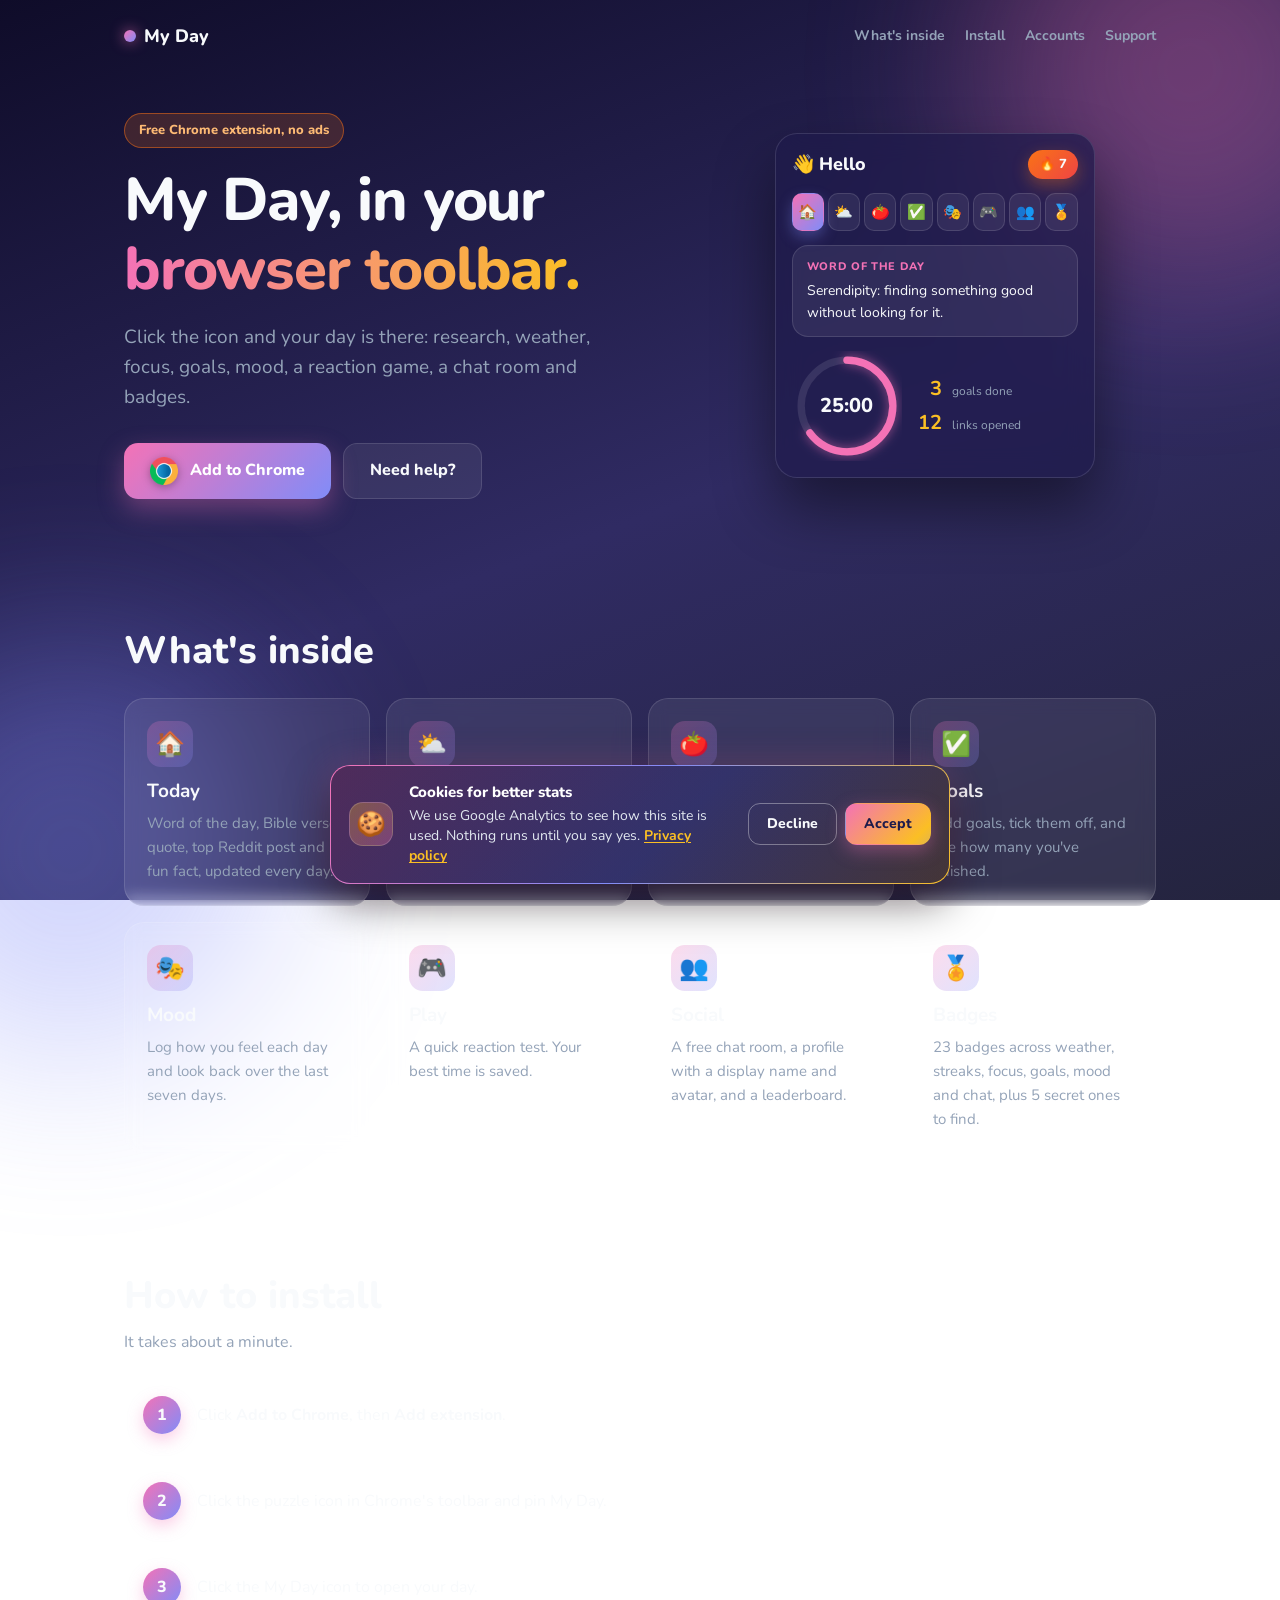
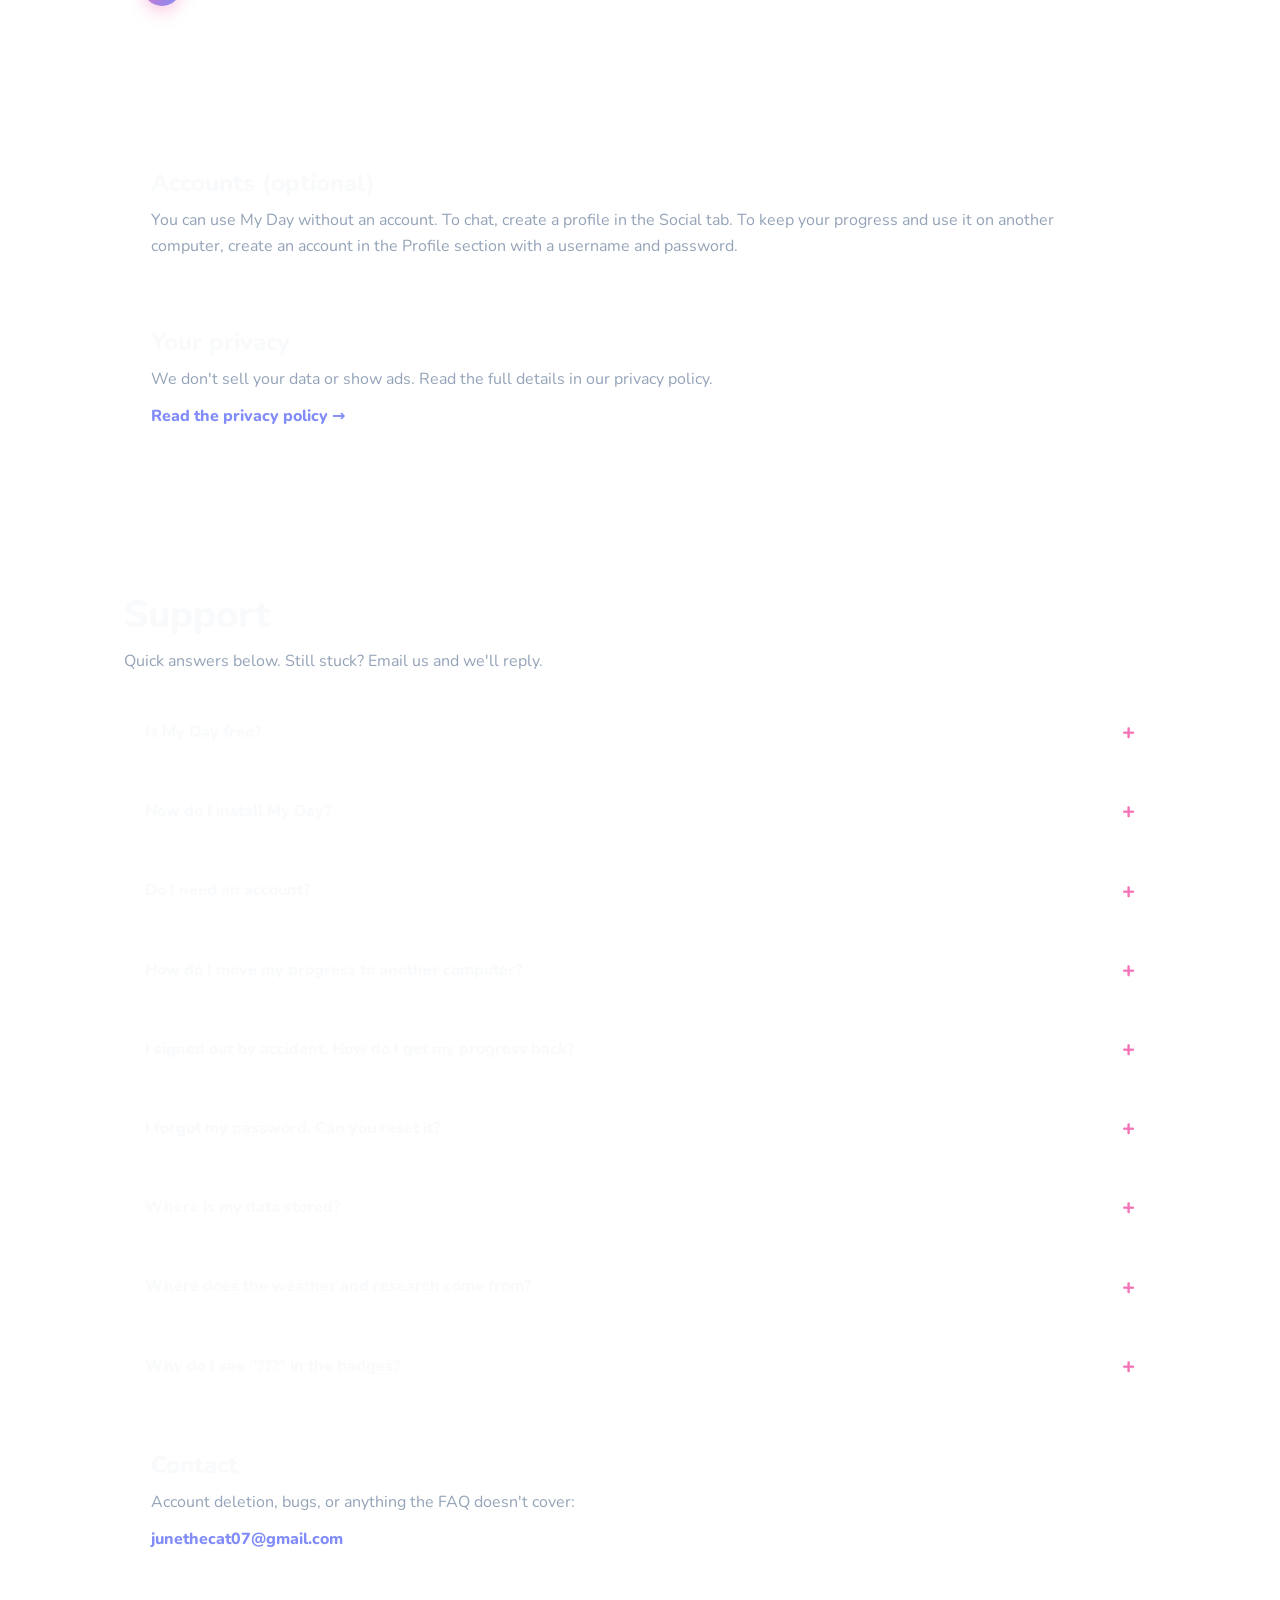
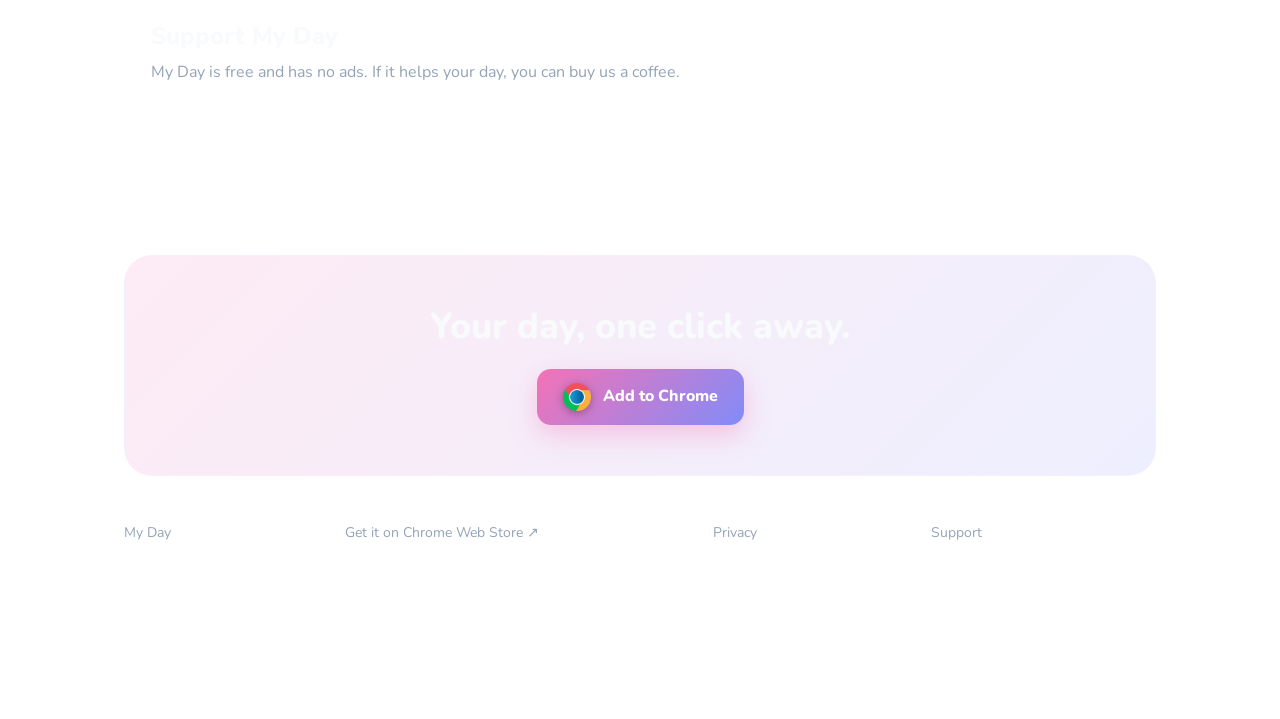
<file: index.html>
<!DOCTYPE html>
<html lang="en">
<head>
  <script>
    window.dataLayer = window.dataLayer || [];
    function gtag(){dataLayer.push(arguments);}
    gtag('consent', 'default', {
      analytics_storage: 'denied',
      ad_storage: 'denied',
      ad_user_data: 'denied',
      ad_personalization: 'denied'
    });
  </script>
  <script async src="https://www.googletagmanager.com/gtag/js?id=G-1ECMHPVDBG"></script>
  <script>
    gtag('js', new Date());
    gtag('config', 'G-1ECMHPVDBG');
  </script>

  <meta charset="UTF-8" />
  <meta name="viewport" content="width=device-width, initial-scale=1.0" />
  <title>My Day: focus timer, goals and daily research in Chrome</title>
  <meta name="description" content="My Day is a free Chrome extension with a focus timer, goals, mood log, weather, daily research, a reaction game and badges, all in your toolbar." />
  <meta name="robots" content="index, follow" />
  <meta name="theme-color" content="#0f0c29" />
  <link rel="canonical" href="https://myday.projectlemon.net/" />
  <link rel="icon" href="icon.png" type="image/png" />

  <meta property="og:type" content="website" />
  <meta property="og:site_name" content="My Day" />
  <meta property="og:title" content="My Day: focus timer, goals and daily research in Chrome" />
  <meta property="og:description" content="Research, weather, focus, goals, mood, a reaction game, a chat room and badges. Free, no ads, in your Chrome toolbar." />
  <meta property="og:url" content="https://myday.projectlemon.net/" />
  <meta property="og:image" content="https://myday.projectlemon.net/icon.png" />
  <meta name="twitter:card" content="summary" />
  <meta name="twitter:title" content="My Day: focus timer, goals and daily research in Chrome" />
  <meta name="twitter:description" content="Research, weather, focus, goals, mood, a reaction game, a chat room and badges. Free, no ads." />
  <meta name="twitter:image" content="https://myday.projectlemon.net/icon.png" />

  <script type="application/ld+json">
  {
    "@context": "https://schema.org",
    "@type": "SoftwareApplication",
    "name": "My Day",
    "applicationCategory": "BrowserApplication",
    "operatingSystem": "Chrome",
    "description": "A free Chrome extension with daily research, weather, a focus timer, goals, mood log, a reaction game, a chat room and badges.",
    "url": "https://myday.projectlemon.net/",
    "downloadUrl": "https://chromewebstore.google.com/detail/my-day/fdlpppodmcgbpkmhoadccnalpcmoibci",
    "offers": { "@type": "Offer", "price": "0", "priceCurrency": "USD" }
  }
  </script>
  <script type="application/ld+json">
  {
    "@context": "https://schema.org",
    "@type": "FAQPage",
    "mainEntity": [
      { "@type": "Question", "name": "Is My Day free?", "acceptedAnswer": { "@type": "Answer", "text": "Yes. There are no ads, and we don't sell your data." } },
      { "@type": "Question", "name": "How do I install My Day?", "acceptedAnswer": { "@type": "Answer", "text": "Click Add to Chrome on the Chrome Web Store page, then pin My Day from the puzzle icon in Chrome's toolbar." } },
      { "@type": "Question", "name": "Do I need an account?", "acceptedAnswer": { "@type": "Answer", "text": "No. Everything works without one. An account is only needed to keep your progress and use it on another computer." } },
      { "@type": "Question", "name": "How do I move my progress to another computer?", "acceptedAnswer": { "@type": "Answer", "text": "In the Profile tab, create a username and password with Save account. On the other computer, open Profile, choose Load account and enter the same details. Loading replaces the progress on that computer." } },
      { "@type": "Question", "name": "I signed out by accident. How do I get my progress back?", "acceptedAnswer": { "@type": "Answer", "text": "Open Profile, choose Load account and enter your username and password. Progress that was saved to the account comes back. Anything that was not saved yet cannot be recovered." } },
      { "@type": "Question", "name": "I forgot my password. Can you reset it?", "acceptedAnswer": { "@type": "Answer", "text": "There is no automatic password reset yet, and we cannot recover a password. Keep it somewhere safe." } },
      { "@type": "Question", "name": "Where is my data stored?", "acceptedAnswer": { "@type": "Answer", "text": "Your progress is stored on your computer, in Chrome's extension storage. Only the online features, such as the chat profile and a saved account, are stored online." } },
      { "@type": "Question", "name": "Where does the weather and research come from?", "acceptedAnswer": { "@type": "Answer", "text": "Weather and climate come from Open-Meteo. The daily research comes from public sources: Reddit, a dictionary API, the Bible API, a quotes API and a facts API." } }
    ]
  }
  </script>

  <link rel="preconnect" href="https://fonts.googleapis.com" />
  <link rel="preconnect" href="https://fonts.gstatic.com" crossorigin />
  <link href="https://fonts.googleapis.com/css2?family=Nunito:wght@500;700;800&display=swap" rel="stylesheet" />
  <link rel="stylesheet" href="styles.css" />
  <noscript><style>.reveal { opacity: 1; transform: none; }</style></noscript>
</head>
<body>
  <div class="bg-orb orb-a" aria-hidden="true"></div>
  <div class="bg-orb orb-b" aria-hidden="true"></div>

  <header class="top reveal">
    <a class="brand" href="#top"><span class="brand-dot"></span> My Day</a>
    <nav>
      <a href="#inside">What's inside</a>
      <a href="#install">Install</a>
      <a href="#accounts">Accounts</a>
      <a href="#support">Support</a>
    </nav>
  </header>

  <main id="top">
    <section class="hero">
      <div class="hero-copy">
        <p class="eyebrow reveal">Free Chrome extension, no ads</p>
        <h1 class="reveal">My Day, in your <span class="grad">browser toolbar.</span></h1>
        <p class="lead reveal">Click the icon and your day is there: research, weather, focus, goals, mood, a reaction game, a chat room and badges.</p>
        <div class="cta reveal">
          <a class="btn btn-primary" href="https://chromewebstore.google.com/detail/my-day/fdlpppodmcgbpkmhoadccnalpcmoibci" target="_blank" rel="noopener"><img class="chrome-logo" src="chrome-logo.png" alt="" width="20" height="20" onerror="this.remove()" />Add to Chrome</a>
          <a class="btn btn-ghost" href="#support">Need help?</a>
        </div>
      </div>

      <div class="mock reveal" aria-label="Preview of the My Day popup">
        <div class="mock-top">
          <span class="mock-hello">👋 Hello</span>
          <span class="mock-streak">🔥 7</span>
        </div>
        <div class="mock-tabs">
          <span class="on">🏠</span><span>⛅</span><span>🍅</span><span>✅</span><span>🎭</span><span>🎮</span><span>👥</span><span>🏅</span>
        </div>
        <div class="mock-card">
          <p class="mock-kicker">Word of the day</p>
          <p class="mock-text">Serendipity: finding something good without looking for it.</p>
        </div>
        <div class="mock-row">
          <div class="ring">
            <svg viewBox="0 0 120 120"><circle class="ring-bg" cx="60" cy="60" r="50" /><circle class="ring-fill" cx="60" cy="60" r="50" /></svg>
            <span>25:00</span>
          </div>
          <div class="mock-stats">
            <b>3</b><span>goals done</span>
            <b>12</b><span>links opened</span>
          </div>
        </div>
      </div>
    </section>

    <section id="inside" class="section">
      <h2 class="reveal">What's inside</h2>
      <div class="grid">
        <article class="feature reveal">
          <span class="ico">🏠</span>
          <h3>Today</h3>
          <p>Word of the day, Bible verse, quote, top Reddit post and fun fact, updated every day.</p>
        </article>
        <article class="feature reveal">
          <span class="ico">⛅</span>
          <h3>Weather</h3>
          <p>Current weather for any city, the past year of climate, and what to wear.</p>
        </article>
        <article class="feature reveal">
          <span class="ico">🍅</span>
          <h3>Focus</h3>
          <p>A 25 or 50 minute timer that keeps counting while you work in other tabs.</p>
        </article>
        <article class="feature reveal">
          <span class="ico">✅</span>
          <h3>Goals</h3>
          <p>Add goals, tick them off, and see how many you've finished.</p>
        </article>
        <article class="feature reveal">
          <span class="ico">🎭</span>
          <h3>Mood</h3>
          <p>Log how you feel each day and look back over the last seven days.</p>
        </article>
        <article class="feature reveal">
          <span class="ico">🎮</span>
          <h3>Play</h3>
          <p>A quick reaction test. Your best time is saved.</p>
        </article>
        <article class="feature reveal">
          <span class="ico">👥</span>
          <h3>Social</h3>
          <p>A free chat room, a profile with a display name and avatar, and a leaderboard.</p>
        </article>
        <article class="feature reveal">
          <span class="ico">🏅</span>
          <h3>Badges</h3>
          <p>23 badges across weather, streaks, focus, goals, mood and chat, plus 5 secret ones to find.</p>
        </article>
      </div>
    </section>

    <section id="install" class="section">
      <h2 class="reveal">How to install</h2>
      <p class="muted reveal">It takes about a minute.</p>
      <ol class="steps">
        <li class="reveal">
          <span class="num">1</span>
          <p>Click <b>Add to Chrome</b>, then <b>Add extension</b>.</p>
        </li>
        <li class="reveal">
          <span class="num">2</span>
          <p>Click the puzzle icon in Chrome's toolbar and pin My Day.</p>
        </li>
        <li class="reveal">
          <span class="num">3</span>
          <p>Click the My Day icon to open your day.</p>
        </li>
      </ol>
    </section>

    <section id="accounts" class="section">
      <div class="card reveal">
        <h2>Accounts (optional)</h2>
        <p>You can use My Day without an account. To chat, create a profile in the Social tab. To keep your progress and use it on another computer, create an account in the Profile section with a username and password.</p>
      </div>
      <div class="card reveal">
        <h2>Your privacy</h2>
        <p>We don't sell your data or show ads. Read the full details in our privacy policy.</p>
        <a class="card-link" href="privacy.html">Read the privacy policy →</a>
      </div>
    </section>

    <section id="support" class="section">
      <h2 class="reveal">Support</h2>
      <p class="muted reveal">Quick answers below. Still stuck? Email us and we'll reply.</p>

      <div class="faq">
        <details class="reveal">
          <summary>Is My Day free?</summary>
          <p>Yes. There are no ads, and we don't sell your data.</p>
        </details>
        <details class="reveal">
          <summary>How do I install My Day?</summary>
          <p>Click Add to Chrome on the Chrome Web Store page, then pin My Day from the puzzle icon in Chrome's toolbar.</p>
        </details>
        <details class="reveal">
          <summary>Do I need an account?</summary>
          <p>No. Everything works without one. An account is only needed to keep your progress and use it on another computer.</p>
        </details>
        <details class="reveal">
          <summary>How do I move my progress to another computer?</summary>
          <p>In the Profile tab, create a username and password with Save account. On the other computer, open Profile, choose Load account and enter the same details. Loading replaces the progress on that computer.</p>
        </details>
        <details class="reveal">
          <summary>I signed out by accident. How do I get my progress back?</summary>
          <p>Open Profile, choose Load account and enter your username and password. Progress that was saved to the account comes back. Anything that was not saved yet cannot be recovered.</p>
        </details>
        <details class="reveal">
          <summary>I forgot my password. Can you reset it?</summary>
          <p>There is no automatic password reset yet, and we cannot recover a password. Keep it somewhere safe.</p>
        </details>
        <details class="reveal">
          <summary>Where is my data stored?</summary>
          <p>Your progress is stored on your computer, in Chrome's extension storage. Only the online features, such as the chat profile and a saved account, are stored online. See the <a href="privacy.html">privacy policy</a>.</p>
        </details>
        <details class="reveal">
          <summary>Where does the weather and research come from?</summary>
          <p>Weather and climate come from Open-Meteo. The daily research comes from public sources: Reddit, a dictionary API, the Bible API, a quotes API and a facts API.</p>
        </details>
        <details class="reveal">
          <summary>Why do I see "???" in the badges?</summary>
          <p>Some badges are secret. They stay hidden until you unlock them.</p>
        </details>
      </div>

      <div class="card contact reveal">
        <h2>Contact</h2>
        <p>Account deletion, bugs, or anything the FAQ doesn't cover:</p>
        <a class="card-link" href="mailto:junethecat07@gmail.com">junethecat07@gmail.com</a>
      </div>

      <div class="card bmc reveal">
        <h2>Support My Day</h2>
        <p>My Day is free and has no ads. If it helps your day, you can buy us a coffee.</p>
        <div class="bmc-slot"><script type="text/javascript" src="https://cdnjs.buymeacoffee.com/1.0.0/button.prod.min.js" data-name="bmc-button" data-slug="junethecat6" data-color="#40DCA5" data-emoji="☕" data-font="Comic" data-text="Buy me a coffee" data-outline-color="#000000" data-font-color="#ffffff" data-coffee-color="#FFDD00"></script></div>
      </div>
    </section>

    <section class="closing reveal">
      <h2>Your day, one click away.</h2>
      <a class="btn btn-primary" href="https://chromewebstore.google.com/detail/my-day/fdlpppodmcgbpkmhoadccnalpcmoibci" target="_blank" rel="noopener"><img class="chrome-logo" src="chrome-logo.png" alt="" width="20" height="20" onerror="this.remove()" />Add to Chrome</a>
    </section>
  </main>

  <footer class="foot">
    <span>My Day</span>
    <a href="https://chromewebstore.google.com/detail/my-day/fdlpppodmcgbpkmhoadccnalpcmoibci" target="_blank" rel="noopener">Get it on Chrome Web Store ↗</a>
    <a href="privacy.html">Privacy</a>
    <a href="#support">Support</a>
    <span class="bmc-slot"><script type="text/javascript" src="https://cdnjs.buymeacoffee.com/1.0.0/button.prod.min.js" data-name="bmc-button" data-slug="junethecat6" data-color="#40DCA5" data-emoji="☕" data-font="Comic" data-text="Buy me a coffee" data-outline-color="#000000" data-font-color="#ffffff" data-coffee-color="#FFDD00"></script></span>
  </footer>

  <script src="script.js"></script>
  <script src="consent.js"></script>
</body>
</html>
</file>
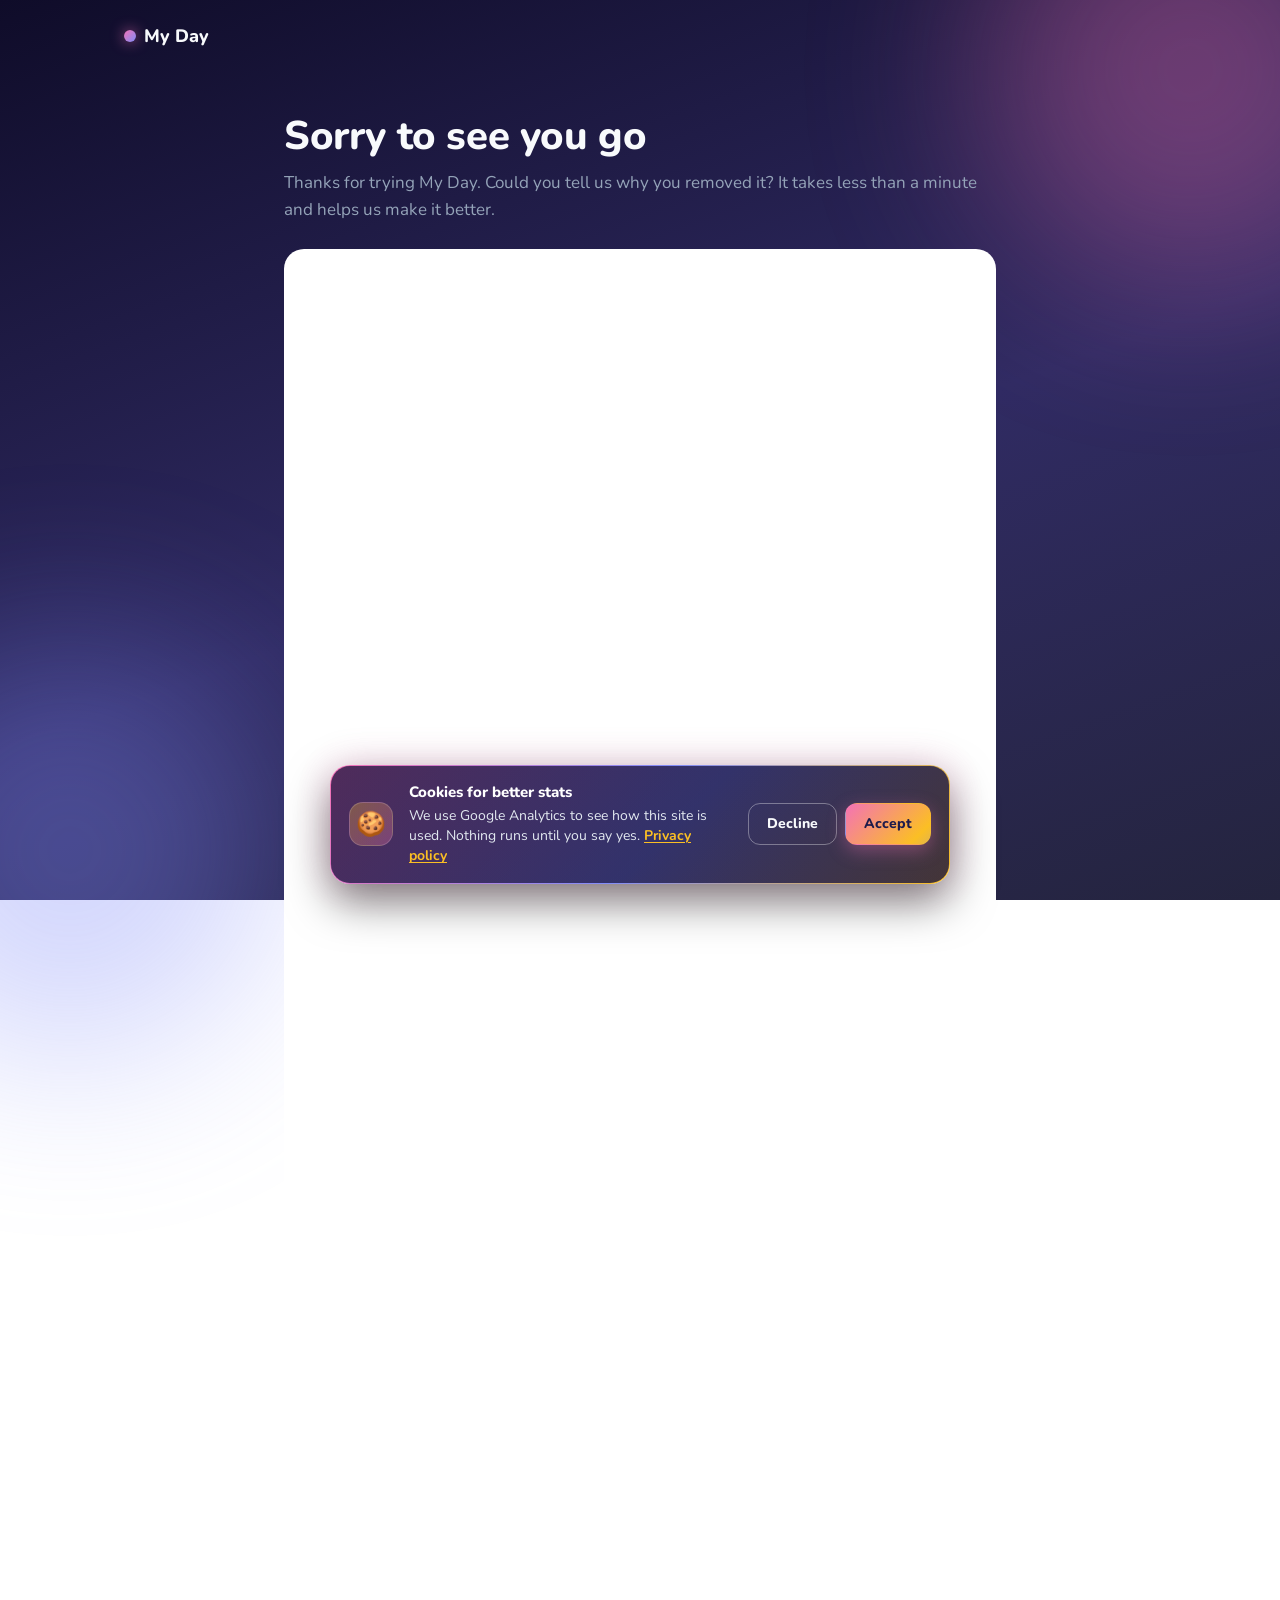
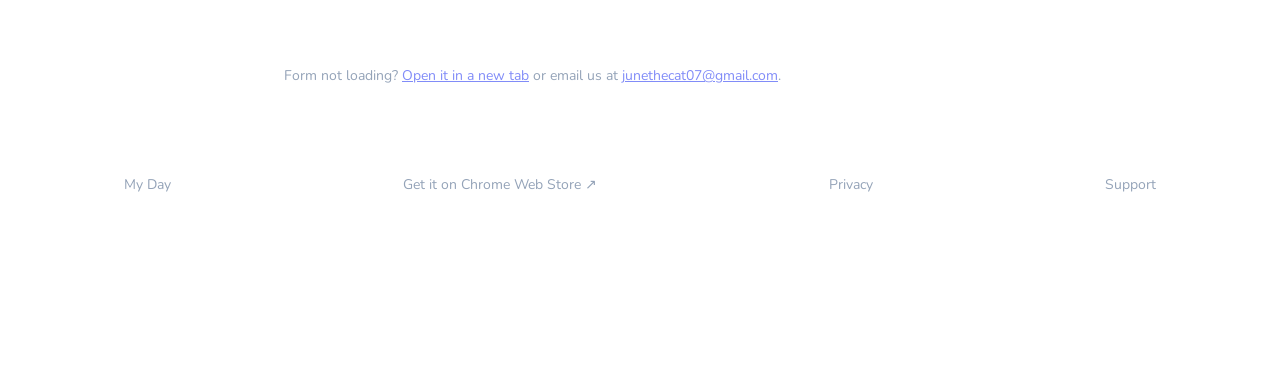
<file: feedback.html>
<!DOCTYPE html>
<html lang="en">
<head>
  <script>
    window.dataLayer = window.dataLayer || [];
    function gtag(){dataLayer.push(arguments);}
    gtag('consent', 'default', {
      analytics_storage: 'denied',
      ad_storage: 'denied',
      ad_user_data: 'denied',
      ad_personalization: 'denied'
    });
  </script>
  <script async src="https://www.googletagmanager.com/gtag/js?id=G-1ECMHPVDBG"></script>
  <script>
    gtag('js', new Date());
    gtag('config', 'G-1ECMHPVDBG');
  </script>

  <meta charset="UTF-8" />
  <meta name="viewport" content="width=device-width, initial-scale=1.0" />
  <title>Feedback · My Day</title>
  <meta name="description" content="Tell us why you removed My Day and how we can make it better." />
  <link rel="canonical" href="https://myday.projectlemon.net/feedback.html" />
  <link rel="icon" href="icon.png" type="image/png" />
  <link rel="preconnect" href="https://fonts.googleapis.com" />
  <link rel="preconnect" href="https://fonts.gstatic.com" crossorigin />
  <link href="https://fonts.googleapis.com/css2?family=Nunito:wght@500;700;800&display=swap" rel="stylesheet" />
  <link rel="stylesheet" href="styles.css" />
  <style>
    .page { max-width: 760px; margin: 0 auto; padding: 40px 24px 60px; }
    .page h1 { font-size: clamp(30px, 5vw, 40px); font-weight: 800; letter-spacing: -0.01em; margin-bottom: 10px; }
    .page .intro { color: var(--muted); font-size: 17px; margin-bottom: 26px; }
    .form-wrap { border-radius: 20px; overflow: hidden; background: #fff; border: 1px solid var(--border); }
    .form-wrap iframe { display: block; width: 100%; height: 1400px; border: 0; }
    .page .alt { color: var(--muted); font-size: 14px; margin-top: 14px; }
    .page a { color: var(--accent2); }
  </style>
</head>
<body>
  <div class="bg-orb orb-a" aria-hidden="true"></div>
  <div class="bg-orb orb-b" aria-hidden="true"></div>

  <header class="top">
    <a class="brand" href="index.html"><span class="brand-dot"></span> My Day</a>
  </header>

  <main class="page">
    <h1>Sorry to see you go</h1>
    <p class="intro">Thanks for trying My Day. Could you tell us why you removed it? It takes less than a minute and helps us make it better.</p>

    <div class="form-wrap">
      <iframe src="https://docs.google.com/forms/d/e/1FAIpQLSdsnFkKrjk8xOQasyRS2l_At6pn-eSUQ7T3TeRuccK-Shpqtg/viewform?embedded=true" title="My Day feedback form" loading="lazy">Loading…</iframe>
    </div>
    <p class="alt">Form not loading? <a href="https://docs.google.com/forms/d/e/1FAIpQLSdsnFkKrjk8xOQasyRS2l_At6pn-eSUQ7T3TeRuccK-Shpqtg/viewform" target="_blank" rel="noopener">Open it in a new tab</a> or email us at <a href="mailto:junethecat07@gmail.com">junethecat07@gmail.com</a>.</p>
  </main>

  <footer class="foot">
    <span>My Day</span>
    <a href="https://chromewebstore.google.com/detail/my-day/fdlpppodmcgbpkmhoadccnalpcmoibci" target="_blank" rel="noopener">Get it on Chrome Web Store ↗</a>
    <a href="privacy.html">Privacy</a>
    <a href="index.html#support">Support</a>
  </footer>

  <script src="consent.js"></script>
</body>
</html>
</file>
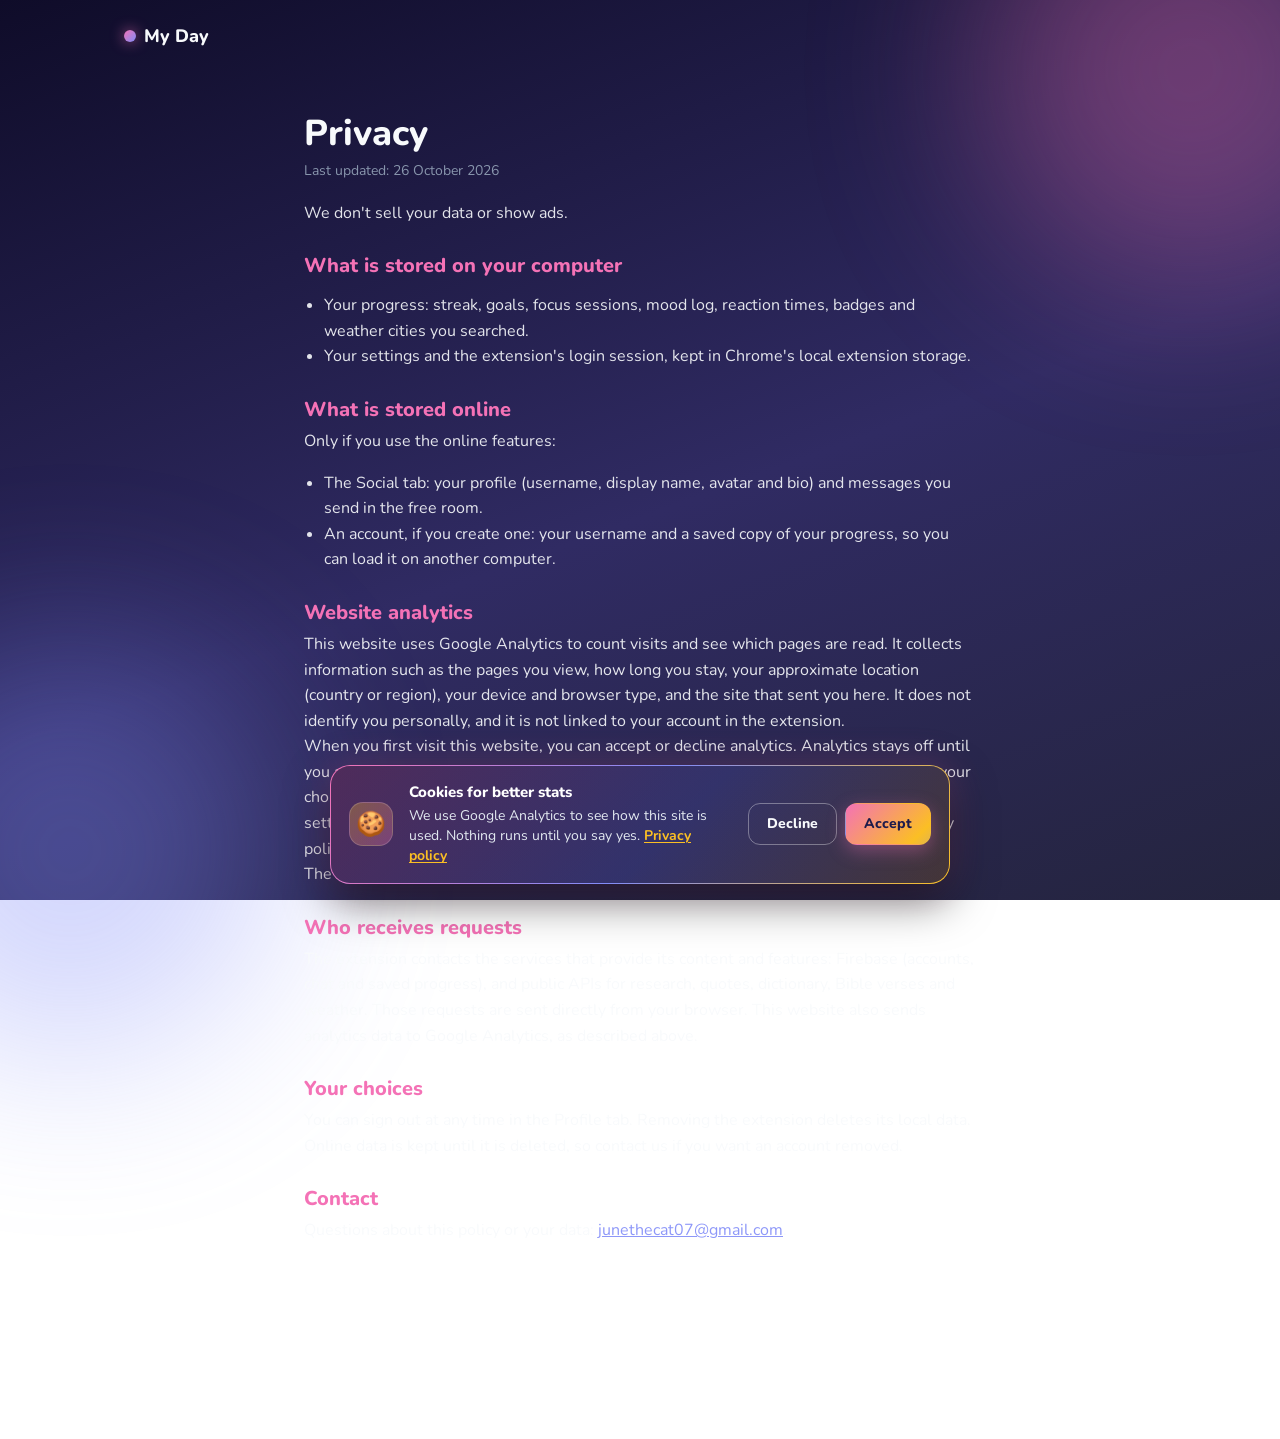
<file: privacy.html>
<!DOCTYPE html>
<html lang="en">
<head>
  <script>
    window.dataLayer = window.dataLayer || [];
    function gtag(){dataLayer.push(arguments);}
    gtag('consent', 'default', {
      analytics_storage: 'denied',
      ad_storage: 'denied',
      ad_user_data: 'denied',
      ad_personalization: 'denied'
    });
  </script>
  <script async src="https://www.googletagmanager.com/gtag/js?id=G-1ECMHPVDBG"></script>
  <script>
    gtag('js', new Date());
    gtag('config', 'G-1ECMHPVDBG');
  </script>

  <meta charset="UTF-8" />
  <meta name="viewport" content="width=device-width, initial-scale=1.0" />
  <title>Privacy policy · My Day</title>
  <meta name="description" content="How My Day handles your data: stored on your computer, online only for the optional chat profile and saved accounts, and website analytics with Google Analytics." />
  <meta name="robots" content="index, follow" />
  <link rel="canonical" href="https://myday.projectlemon.net/privacy.html" />
  <link rel="icon" href="icon.png" type="image/png" />
  <meta property="og:title" content="Privacy policy · My Day" />
  <meta property="og:type" content="website" />
  <meta property="og:url" content="https://myday.projectlemon.net/privacy.html" />
  <link rel="preconnect" href="https://fonts.googleapis.com" />
  <link rel="preconnect" href="https://fonts.gstatic.com" crossorigin />
  <link href="https://fonts.googleapis.com/css2?family=Nunito:wght@500;700;800&display=swap" rel="stylesheet" />
  <link rel="stylesheet" href="styles.css" />
  <style>
    .legal { max-width: 720px; margin: 0 auto; padding: 40px 24px 60px; }
    .legal h1 { font-size: 36px; font-weight: 800; margin-bottom: 6px; }
    .legal .updated { color: var(--muted); font-size: 14px; margin-bottom: 18px; }
    .legal h2 { font-size: 20px; font-weight: 800; margin: 28px 0 8px; color: var(--accent); }
    .legal p, .legal li { color: var(--text); opacity: 0.9; }
    .legal ul { padding-left: 20px; }
    .legal a { color: var(--accent2); }
  </style>
</head>
<body>
  <div class="bg-orb orb-a" aria-hidden="true"></div>
  <div class="bg-orb orb-b" aria-hidden="true"></div>

  <header class="top">
    <a class="brand" href="index.html"><span class="brand-dot"></span> My Day</a>
  </header>

  <main class="legal">
    <h1>Privacy</h1>
    <p class="updated">Last updated: 26 October 2026</p>
    <p>We don't sell your data or show ads.</p>

    <h2>What is stored on your computer</h2>
    <ul>
      <li>Your progress: streak, goals, focus sessions, mood log, reaction times, badges and weather cities you searched.</li>
      <li>Your settings and the extension's login session, kept in Chrome's local extension storage.</li>
    </ul>

    <h2>What is stored online</h2>
    <p>Only if you use the online features:</p>
    <ul>
      <li>The Social tab: your profile (username, display name, avatar and bio) and messages you send in the free room.</li>
      <li>An account, if you create one: your username and a saved copy of your progress, so you can load it on another computer.</li>
    </ul>

    <h2>Website analytics</h2>
    <p>This website uses Google Analytics to count visits and see which pages are read. It collects information such as the pages you view, how long you stay, your approximate location (country or region), your device and browser type, and the site that sent you here. It does not identify you personally, and it is not linked to your account in the extension.</p>
    <p>When you first visit this website, you can accept or decline analytics. Analytics stays off until you accept. If you accept, Google Analytics sets cookies on this website. You can change your choice by clearing this site's data in your browser, or block the cookies in your browser settings. You can also install Google's Analytics opt-out browser add-on. Google's privacy policy applies to the data it processes.</p>
    <p>The extension itself does not send analytics data.</p>

    <h2>Who receives requests</h2>
    <p>The extension contacts the services that provide its content and features: Firebase (accounts, chat and saved progress), and public APIs for research, quotes, dictionary, Bible verses and weather. Those requests are sent directly from your browser. This website also sends analytics data to Google Analytics, as described above.</p>

    <h2>Your choices</h2>
    <p>You can sign out at any time in the Profile tab. Removing the extension deletes its local data. Online data is kept until it is deleted, so contact us if you want an account removed.</p>

    <h2>Contact</h2>
    <p>Questions about this policy or your data: <a href="mailto:junethecat07@gmail.com">junethecat07@gmail.com</a>.</p>
  </main>

  <script src="consent.js"></script>
</body>
</html>
</file>
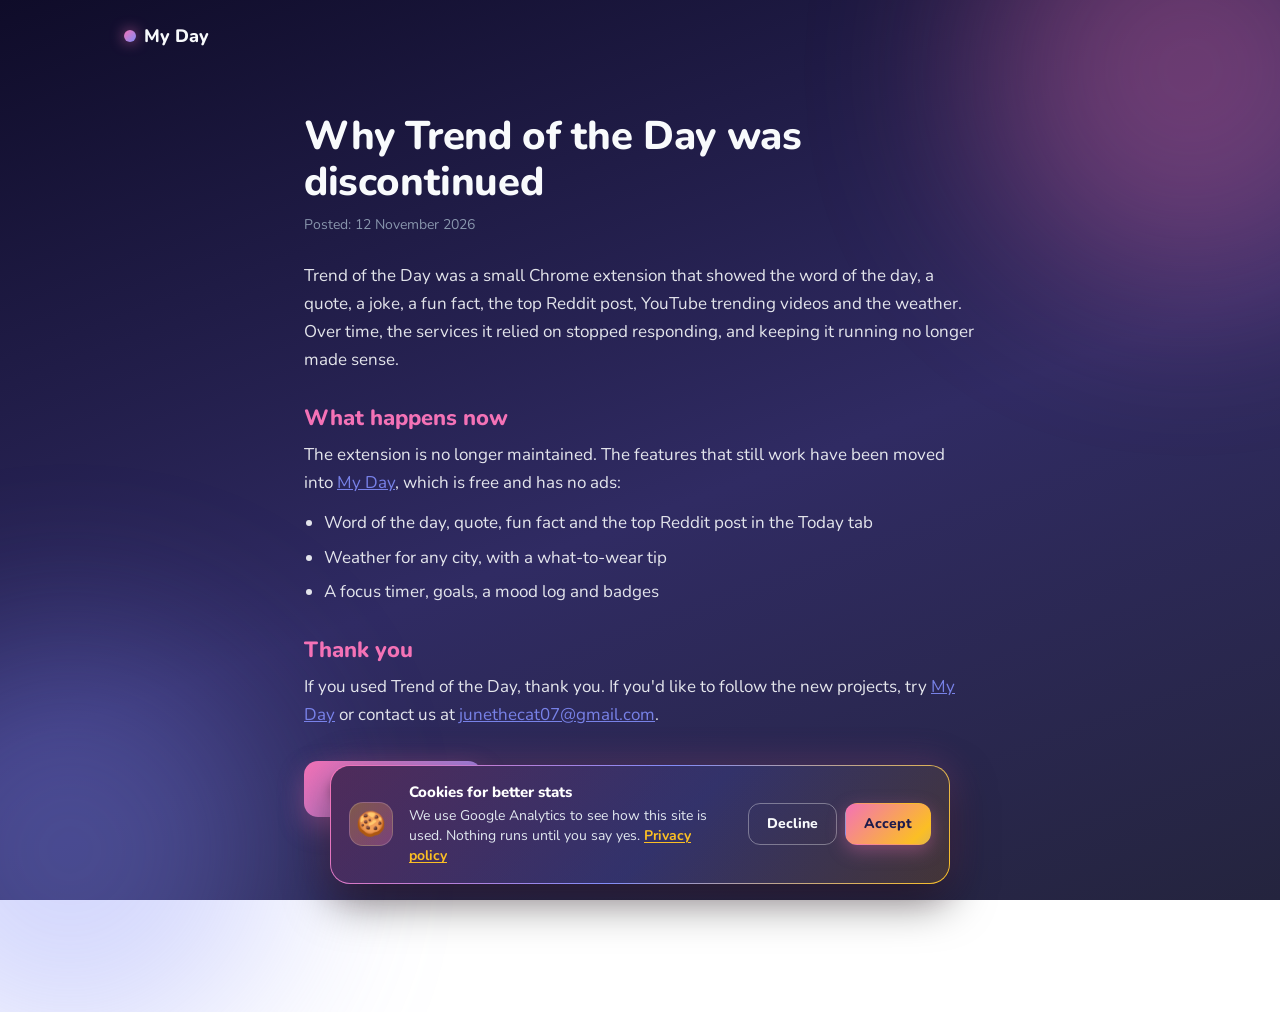
<file: trend-of-the-day.html>
<!DOCTYPE html>
<html lang="en">
<head>
  <script>
    window.dataLayer = window.dataLayer || [];
    function gtag(){dataLayer.push(arguments);}
    gtag('consent', 'default', {
      analytics_storage: 'denied',
      ad_storage: 'denied',
      ad_user_data: 'denied',
      ad_personalization: 'denied'
    });
  </script>
  <script async src="https://www.googletagmanager.com/gtag/js?id=G-1ECMHPVDBG"></script>
  <script>
    gtag('js', new Date());
    gtag('config', 'G-1ECMHPVDBG');
  </script>

  <meta charset="UTF-8" />
  <meta name="viewport" content="width=device-width, initial-scale=1.0" />
  <title>Why Trend of the Day was discontinued · My Day</title>
  <meta name="description" content="Trend of the Day is no longer maintained. Its features that still work, like the word of the day, quotes, fun facts and weather, are now in My Day." />
  <link rel="canonical" href="https://myday.projectlemon.net/trend-of-the-day.html" />
  <link rel="icon" href="icon.png" type="image/png" />
  <meta property="og:title" content="Why Trend of the Day was discontinued" />
  <meta property="og:type" content="article" />
  <meta property="og:url" content="https://myday.projectlemon.net/trend-of-the-day.html" />
  <link rel="preconnect" href="https://fonts.googleapis.com" />
  <link rel="preconnect" href="https://fonts.gstatic.com" crossorigin />
  <link href="https://fonts.googleapis.com/css2?family=Nunito:wght@500;700;800&display=swap" rel="stylesheet" />
  <link rel="stylesheet" href="styles.css" />
  <style>
    .post { max-width: 720px; margin: 0 auto; padding: 40px 24px 60px; }
    .post h1 { font-size: clamp(30px, 5vw, 40px); font-weight: 800; letter-spacing: -0.01em; margin-bottom: 8px; }
    .post .date { color: var(--muted); font-size: 14px; margin-bottom: 26px; }
    .post h2 { font-size: 22px; font-weight: 800; margin: 32px 0 10px; color: var(--accent); }
    .post p, .post li { color: var(--text); opacity: 0.9; font-size: 17px; line-height: 1.65; }
    .post p + p { margin-top: 12px; }
    .post ul { padding-left: 20px; margin: 12px 0 0; }
    .post li + li { margin-top: 6px; }
    .post a { color: var(--accent2); }
    .post .cta { margin-top: 32px; }
    .post .btn { color: #fff; }
  </style>
</head>
<body>
  <div class="bg-orb orb-a" aria-hidden="true"></div>
  <div class="bg-orb orb-b" aria-hidden="true"></div>

  <header class="top">
    <a class="brand" href="index.html"><span class="brand-dot"></span> My Day</a>
  </header>

  <main class="post">
    <article>
      <h1>Why Trend of the Day was discontinued</h1>
      <p class="date">Posted: <time datetime="2026-11-12">12 November 2026</time></p>

      <p>Trend of the Day was a small Chrome extension that showed the word of the day, a quote, a joke, a fun fact, the top Reddit post, YouTube trending videos and the weather. Over time, the services it relied on stopped responding, and keeping it running no longer made sense.</p>

      <h2>What happens now</h2>
      <p>The extension is no longer maintained. The features that still work have been moved into <a href="index.html">My Day</a>, which is free and has no ads:</p>
      <ul>
        <li>Word of the day, quote, fun fact and the top Reddit post in the Today tab</li>
        <li>Weather for any city, with a what-to-wear tip</li>
        <li>A focus timer, goals, a mood log and badges</li>
      </ul>

      <h2>Thank you</h2>
      <p>If you used Trend of the Day, thank you. If you'd like to follow the new projects, try <a href="index.html">My Day</a> or contact us at <a href="mailto:junethecat07@gmail.com">junethecat07@gmail.com</a>.</p>

      <div class="cta">
        <a class="btn btn-primary" href="https://chromewebstore.google.com/detail/my-day/fdlpppodmcgbpkmhoadccnalpcmoibci" target="_blank" rel="noopener"><img class="chrome-logo" src="chrome-logo.png" alt="" width="20" height="20" onerror="this.remove()" />Try My Day</a>
      </div>
    </article>
  </main>

  <script src="consent.js"></script>
</body>
</html>
</file>
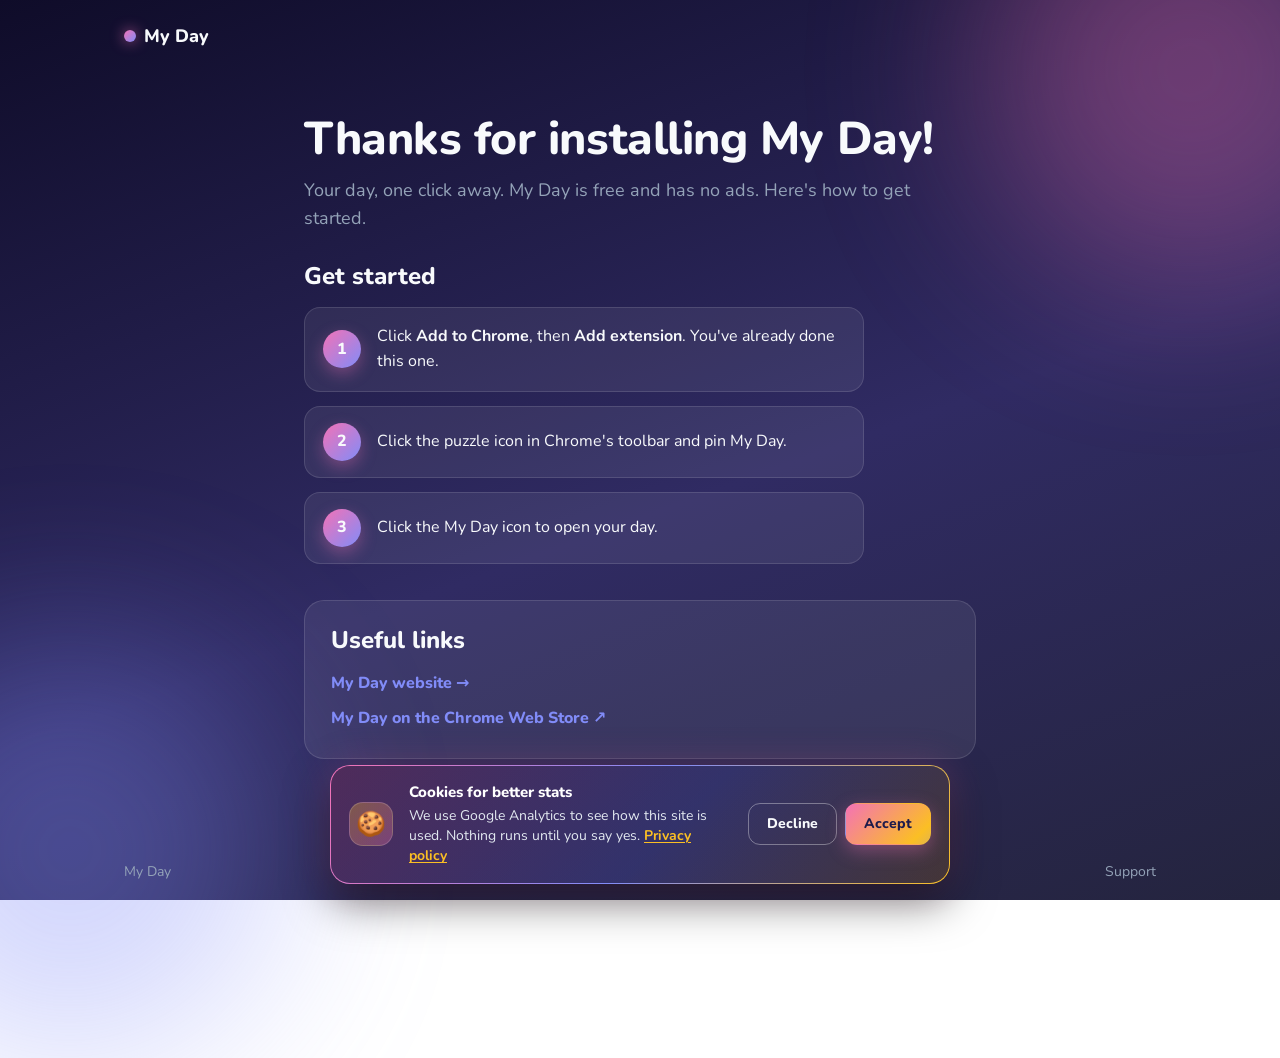
<file: welcome.html>
<!DOCTYPE html>
<html lang="en">
<head>
  <script>
    window.dataLayer = window.dataLayer || [];
    function gtag(){dataLayer.push(arguments);}
    gtag('consent', 'default', {
      analytics_storage: 'denied',
      ad_storage: 'denied',
      ad_user_data: 'denied',
      ad_personalization: 'denied'
    });
  </script>
  <script async src="https://www.googletagmanager.com/gtag/js?id=G-1ECMHPVDBG"></script>
  <script>
    gtag('js', new Date());
    gtag('config', 'G-1ECMHPVDBG');
  </script>

  <meta charset="UTF-8" />
  <meta name="viewport" content="width=device-width, initial-scale=1.0" />
  <title>Welcome to My Day</title>
  <meta name="description" content="Thanks for installing My Day. Pin it to your toolbar and open it to start your day." />
  <link rel="canonical" href="https://myday.projectlemon.net/welcome.html" />
  <link rel="icon" href="icon.png" type="image/png" />
  <link rel="preconnect" href="https://fonts.googleapis.com" />
  <link rel="preconnect" href="https://fonts.gstatic.com" crossorigin />
  <link href="https://fonts.googleapis.com/css2?family=Nunito:wght@500;700;800&display=swap" rel="stylesheet" />
  <link rel="stylesheet" href="styles.css" />
  <style>
    .page { max-width: 720px; margin: 0 auto; padding: 40px 24px 60px; }
    .page h1 { font-size: clamp(32px, 5.5vw, 46px); font-weight: 800; letter-spacing: -0.01em; margin-bottom: 10px; }
    .page .intro { color: var(--muted); font-size: 18px; margin-bottom: 30px; }
    .page h2 { font-size: 24px; font-weight: 800; margin: 0 0 16px; }
    .page .steps { margin-bottom: 36px; }
    .page .links { list-style: none; padding: 0; margin: 0; display: grid; gap: 10px; }
    .page .links a { color: var(--accent2); font-weight: 800; text-decoration: none; }
    .page .links a:hover { text-decoration: underline; }
  </style>
</head>
<body>
  <div class="bg-orb orb-a" aria-hidden="true"></div>
  <div class="bg-orb orb-b" aria-hidden="true"></div>

  <header class="top">
    <a class="brand" href="index.html"><span class="brand-dot"></span> My Day</a>
  </header>

  <main class="page">
    <h1>Thanks for installing My Day!</h1>
    <p class="intro">Your day, one click away. My Day is free and has no ads. Here's how to get started.</p>

    <h2>Get started</h2>
    <ol class="steps">
      <li>
        <span class="num">1</span>
        <p>Click <b>Add to Chrome</b>, then <b>Add extension</b>. You've already done this one.</p>
      </li>
      <li>
        <span class="num">2</span>
        <p>Click the puzzle icon in Chrome's toolbar and pin My Day.</p>
      </li>
      <li>
        <span class="num">3</span>
        <p>Click the My Day icon to open your day.</p>
      </li>
    </ol>

    <div class="card">
      <h2>Useful links</h2>
      <ul class="links">
        <li><a href="index.html">My Day website →</a></li>
        <li><a href="https://chromewebstore.google.com/detail/my-day/fdlpppodmcgbpkmhoadccnalpcmoibci" target="_blank" rel="noopener">My Day on the Chrome Web Store ↗</a></li>
      </ul>
    </div>
  </main>

  <footer class="foot">
    <span>My Day</span>
    <a href="https://chromewebstore.google.com/detail/my-day/fdlpppodmcgbpkmhoadccnalpcmoibci" target="_blank" rel="noopener">Get it on Chrome Web Store ↗</a>
    <a href="privacy.html">Privacy</a>
    <a href="index.html#support">Support</a>
  </footer>

  <script src="consent.js"></script>
</body>
</html>
</file>
<file: styles.css>
:root {
  --bg1: #0f0c29;
  --bg2: #302b63;
  --bg3: #24243e;
  --accent: #f472b6;
  --accent2: #818cf8;
  --gold: #fbbf24;
  --orange: #f97316;
  --text: #f8fafc;
  --muted: #94a3b8;
  --glass: rgba(255, 255, 255, 0.07);
  --border: rgba(255, 255, 255, 0.12);
}

* { box-sizing: border-box; }

html { scroll-behavior: smooth; }

body {
  margin: 0;
  min-height: 100vh;
  overflow-x: hidden;
  font-family: "Nunito", "Segoe UI", system-ui, sans-serif;
  color: var(--text);
  background: linear-gradient(160deg, var(--bg1), var(--bg2) 55%, var(--bg3)) fixed;
  line-height: 1.6;
}

h1, h2, h3 { margin: 0; line-height: 1.15; }
p { margin: 0; }
a { color: inherit; }

/* ---------- background ---------- */
.bg-orb {
  position: fixed;
  width: 420px;
  height: 420px;
  border-radius: 50%;
  filter: blur(90px);
  opacity: 0.35;
  pointer-events: none;
  z-index: 0;
  animation: drift 18s ease-in-out infinite alternate;
}
.orb-a { background: var(--accent); top: -140px; right: -120px; }
.orb-b { background: var(--accent2); bottom: -160px; left: -140px; animation-delay: -6s; }
@keyframes drift {
  to { transform: translate(60px, 40px) scale(1.1); }
}

body > *:not(.bg-orb):not(.consent) { position: relative; z-index: 1; }

/* ---------- header ---------- */
.top {
  max-width: 1080px;
  margin: 0 auto;
  padding: 22px 24px;
  display: flex;
  justify-content: space-between;
  align-items: center;
  gap: 16px;
}
.brand {
  display: flex;
  align-items: center;
  gap: 8px;
  font-weight: 800;
  font-size: 18px;
  text-decoration: none;
}
.brand-dot {
  width: 12px;
  height: 12px;
  border-radius: 50%;
  background: linear-gradient(135deg, var(--accent), var(--accent2));
  box-shadow: 0 0 14px rgba(244, 114, 182, 0.7);
}
.top nav { display: flex; gap: 20px; font-size: 14px; font-weight: 700; }
.top nav a { text-decoration: none; color: var(--muted); transition: color 0.2s; }
.top nav a:hover { color: var(--text); }

/* ---------- hero ---------- */
main { max-width: 1080px; margin: 0 auto; padding: 0 24px; }

.hero {
  display: grid;
  grid-template-columns: 1.1fr 0.9fr;
  gap: 48px;
  align-items: center;
  padding: 40px 0 70px;
}
.eyebrow {
  display: inline-block;
  font-size: 13px;
  font-weight: 800;
  padding: 6px 14px;
  border-radius: 999px;
  background: rgba(249, 115, 22, 0.18);
  border: 1px solid rgba(249, 115, 22, 0.5);
  color: #fdba74;
  margin-bottom: 18px;
}
.hero h1 { font-size: clamp(38px, 5.4vw, 60px); font-weight: 800; letter-spacing: -0.02em; }
.grad {
  background: linear-gradient(90deg, var(--accent), var(--gold), var(--accent2));
  background-size: 200% 100%;
  -webkit-background-clip: text;
  background-clip: text;
  color: transparent;
  animation: shimmer 6s linear infinite;
}
@keyframes shimmer { to { background-position: 200% 0; } }
.lead { font-size: 19px; color: var(--muted); margin-top: 18px; max-width: 520px; }

.cta { display: flex; gap: 12px; flex-wrap: wrap; margin-top: 30px; }
.btn {
  display: inline-block;
  padding: 14px 26px;
  border-radius: 14px;
  font-weight: 800;
  font-size: 16px;
  text-decoration: none;
  transition: transform 0.2s, box-shadow 0.2s, background 0.2s;
}
.btn:hover { transform: translateY(-2px); }
.btn:active { transform: scale(0.97); }
.btn-primary {
  background: linear-gradient(135deg, var(--accent), var(--accent2));
  color: #fff;
  box-shadow: 0 10px 26px rgba(244, 114, 182, 0.35);
}
.btn-primary:hover { box-shadow: 0 14px 32px rgba(244, 114, 182, 0.5); }
.btn-primary {
  display: inline-flex;
  align-items: center;
  gap: 12px;
  position: relative;
  overflow: hidden;
  animation: glow 3s ease-in-out infinite;
}
.btn-primary::after {
  content: "";
  position: absolute;
  inset: 0;
  background: linear-gradient(120deg, transparent 30%, rgba(255, 255, 255, 0.35) 50%, transparent 70%);
  transform: translateX(-120%);
  animation: sheen 3.6s ease-in-out infinite;
}
.chrome-logo { width: 28px; height: 28px; flex: none; filter: drop-shadow(0 2px 4px rgba(0, 0, 0, 0.3)); }
@keyframes glow {
  0%, 100% { box-shadow: 0 10px 26px rgba(244, 114, 182, 0.35); }
  50% { box-shadow: 0 10px 34px rgba(129, 140, 248, 0.55); }
}
@keyframes sheen {
  0%, 60% { transform: translateX(-120%); }
  100% { transform: translateX(120%); }
}
.btn-ghost {
  background: var(--glass);
  border: 1px solid var(--border);
  color: var(--text);
}
.btn-ghost:hover { background: rgba(255, 255, 255, 0.12); }

/* ---------- popup mock ---------- */
.mock {
  justify-self: center;
  width: 320px;
  padding: 16px;
  border-radius: 22px;
  background: rgba(30, 27, 75, 0.7);
  border: 1px solid var(--border);
  backdrop-filter: blur(14px);
  box-shadow: 0 30px 60px rgba(0, 0, 0, 0.45);
  animation: floaty 7s ease-in-out infinite;
}
@keyframes floaty {
  0%, 100% { transform: translateY(0) rotate(-1deg); }
  50% { transform: translateY(-14px) rotate(1deg); }
}
.mock-top { display: flex; justify-content: space-between; align-items: center; }
.mock-hello { font-weight: 800; font-size: 18px; }
.mock-streak {
  background: linear-gradient(135deg, var(--orange), #ef4444);
  padding: 4px 11px;
  border-radius: 999px;
  font-weight: 800;
  font-size: 13px;
  box-shadow: 0 6px 16px rgba(249, 115, 22, 0.35);
}
.mock-tabs {
  display: grid;
  grid-template-columns: repeat(8, 1fr);
  gap: 4px;
  margin: 14px 0;
}
.mock-tabs span {
  text-align: center;
  font-size: 15px;
  padding: 6px 0;
  border-radius: 10px;
  background: var(--glass);
  border: 1px solid var(--border);
}
.mock-tabs span.on {
  background: linear-gradient(135deg, var(--accent), var(--accent2));
  border-color: transparent;
  box-shadow: 0 6px 14px rgba(129, 140, 248, 0.35);
}
.mock-card {
  background: var(--glass);
  border: 1px solid var(--border);
  border-radius: 16px;
  padding: 12px 14px;
}
.mock-kicker { font-size: 11px; font-weight: 800; color: var(--accent); text-transform: uppercase; letter-spacing: 0.06em; }
.mock-text { font-size: 14px; margin-top: 4px; }
.mock-row { display: flex; align-items: center; gap: 16px; margin-top: 14px; }
.ring { position: relative; width: 110px; height: 110px; flex: none; }
.ring svg { width: 100%; height: 100%; transform: rotate(-90deg); }
.ring-bg { fill: none; stroke: rgba(255, 255, 255, 0.1); stroke-width: 8; }
.ring-fill {
  fill: none;
  stroke: var(--accent);
  stroke-width: 8;
  stroke-linecap: round;
  stroke-dasharray: 314;
  stroke-dashoffset: 110;
  filter: drop-shadow(0 0 6px rgba(244, 114, 182, 0.6));
  animation: ring 8s ease-in-out infinite alternate;
}
@keyframes ring { to { stroke-dashoffset: 260; } }
.ring span {
  position: absolute;
  inset: 0;
  display: flex;
  align-items: center;
  justify-content: center;
  font-weight: 800;
  font-size: 20px;
}
.mock-stats { display: grid; grid-template-columns: auto 1fr; gap: 2px 10px; align-items: baseline; }
.mock-stats b { color: var(--gold); font-size: 20px; text-align: right; }
.mock-stats span { font-size: 12px; color: var(--muted); }

/* ---------- sections ---------- */
.section { padding: 60px 0; }
.section h2 { font-size: clamp(28px, 3.6vw, 38px); font-weight: 800; margin-bottom: 26px; }
.muted { color: var(--muted); margin-top: -14px; margin-bottom: 24px; }

.grid {
  display: grid;
  grid-template-columns: repeat(auto-fit, minmax(230px, 1fr));
  gap: 16px;
}
.feature {
  padding: 22px;
  border-radius: 20px;
  background: var(--glass);
  border: 1px solid var(--border);
  backdrop-filter: blur(8px);
  transition: transform 0.25s, border-color 0.25s, box-shadow 0.25s;
}
.feature:hover {
  transform: translateY(-6px) rotate(-0.5deg);
  border-color: rgba(244, 114, 182, 0.55);
  box-shadow: 0 18px 36px rgba(0, 0, 0, 0.3);
}
.ico {
  display: inline-flex;
  align-items: center;
  justify-content: center;
  width: 46px;
  height: 46px;
  border-radius: 14px;
  font-size: 24px;
  background: linear-gradient(135deg, rgba(244, 114, 182, 0.25), rgba(129, 140, 248, 0.25));
  transition: transform 0.4s;
}
.feature:hover .ico { transform: rotate(-12deg) scale(1.15); }
.feature h3 { font-size: 19px; margin: 14px 0 8px; }
.feature p { color: var(--muted); font-size: 15px; }

.steps { list-style: none; padding: 0; margin: 0; display: grid; gap: 14px; max-width: 560px; }
.steps li {
  display: flex;
  align-items: center;
  gap: 16px;
  padding: 16px 18px;
  border-radius: 16px;
  background: var(--glass);
  border: 1px solid var(--border);
}
.num {
  flex: none;
  width: 38px;
  height: 38px;
  border-radius: 50%;
  display: flex;
  align-items: center;
  justify-content: center;
  font-weight: 800;
  background: linear-gradient(135deg, var(--accent), var(--accent2));
  box-shadow: 0 6px 16px rgba(244, 114, 182, 0.35);
}
.steps p { font-size: 16px; }

.card {
  padding: 26px;
  border-radius: 20px;
  background: var(--glass);
  border: 1px solid var(--border);
  margin-bottom: 16px;
}
.card h2 { font-size: 24px; font-weight: 800; margin-bottom: 10px; }
.card p { color: var(--muted); }
.card-link {
  display: inline-block;
  margin-top: 12px;
  color: var(--accent2);
  font-weight: 800;
  text-decoration: none;
}
.card-link:hover { text-decoration: underline; }

.closing {
  margin: 40px 0 20px;
  padding: 50px 24px;
  text-align: center;
  border-radius: 28px;
  background: linear-gradient(135deg, rgba(244, 114, 182, 0.14), rgba(129, 140, 248, 0.14));
  border: 1px solid var(--border);
}
.closing h2 { font-size: clamp(26px, 3.4vw, 36px); font-weight: 800; margin-bottom: 22px; }

.foot {
  max-width: 1080px;
  margin: 0 auto;
  padding: 26px 24px 40px;
  display: flex;
  justify-content: space-between;
  flex-wrap: wrap;
  gap: 12px;
  font-size: 14px;
  color: var(--muted);
}
.foot a { color: var(--muted); text-decoration: none; }
.foot a:hover { color: var(--text); }
.bmc-slot { display: inline-flex; align-items: center; }
.card.bmc .bmc-slot { margin-top: 14px; }

/* ---------- support: FAQ and contact ---------- */
.faq { display: grid; gap: 10px; }
.faq details {
  padding: 16px 20px;
  border-radius: 16px;
  background: var(--glass);
  border: 1px solid var(--border);
  transition: border-color 0.2s;
}
.faq details[open] { border-color: rgba(244, 114, 182, 0.5); }
.faq summary {
  cursor: pointer;
  font-weight: 800;
  font-size: 16px;
  list-style: none;
  display: flex;
  justify-content: space-between;
  align-items: center;
  gap: 12px;
}
.faq summary::-webkit-details-marker { display: none; }
.faq summary::after {
  content: "+";
  font-size: 22px;
  color: var(--accent);
  transition: transform 0.25s;
}
.faq details[open] summary::after { transform: rotate(45deg); }
.faq details p { color: var(--muted); margin-top: 10px; }
.faq details a { color: var(--accent2); }
.contact { margin-top: 24px; }

/* ---------- scroll reveal ---------- */
.reveal {
  opacity: 0;
  transform: translateY(22px);
  transition: opacity 0.7s ease, transform 0.7s cubic-bezier(0.2, 0.8, 0.2, 1);
  transition-delay: var(--d, 0ms);
}
.reveal.in { opacity: 1; transform: none; }

/* ---------- phones ---------- */
@media (max-width: 860px) {
  .hero { grid-template-columns: 1fr; gap: 36px; padding-top: 16px; }
  .mock { width: min(320px, 100%); }
  .top nav { display: none; }
}
@media (max-width: 480px) {
  main, .top, .foot { padding-left: 16px; padding-right: 16px; }
  .lead { font-size: 17px; }
}

/* ---------- reduced motion ---------- */
@media (prefers-reduced-motion: reduce) {
  *, *::before, *::after {
    animation: none !important;
    transition: none !important;
    scroll-behavior: auto !important;
  }
  .reveal { opacity: 1; transform: none; }
}

/* ---------- cookie consent banner ---------- */
body.has-consent { padding-bottom: var(--consent-space, 120px); }

.consent {
  position: fixed;
  left: 0;
  right: 0;
  bottom: 16px;
  margin: 0 auto;
  width: min(620px, calc(100% - 32px));
  z-index: 50;
  display: flex;
  gap: 14px 16px;
  align-items: center;
  padding: 16px 18px;
  border-radius: 20px;
  border: 1px solid transparent;
  background:
    linear-gradient(135deg, rgba(244, 114, 182, 0.22), rgba(129, 140, 248, 0.22) 55%, rgba(251, 191, 36, 0.16)) padding-box,
    linear-gradient(rgba(24, 20, 60, 0.96), rgba(24, 20, 60, 0.96)) padding-box,
    linear-gradient(120deg, var(--accent), var(--accent2), var(--gold)) border-box;
  box-shadow:
    0 18px 44px rgba(0, 0, 0, 0.5),
    0 0 36px rgba(244, 114, 182, 0.25);
  color: var(--text);
  font-size: 14px;
  line-height: 1.45;
  animation: consent-in 0.55s cubic-bezier(0.2, 0.8, 0.2, 1) both;
}
.consent.is-leaving { animation: consent-out 0.35s ease-in forwards; pointer-events: none; }

.consent-icon {
  flex: none;
  display: grid;
  place-items: center;
  width: 44px;
  height: 44px;
  border-radius: 14px;
  font-size: 24px;
  background: linear-gradient(135deg, rgba(251, 191, 36, 0.3), rgba(244, 114, 182, 0.3));
  border: 1px solid rgba(255, 255, 255, 0.16);
}
.consent-body { flex: 1 1 auto; min-width: 0; }
.consent-title { margin: 0; font-weight: 800; font-size: 15px; color: #fff; }
.consent-text { margin: 2px 0 0; color: #e2e8f0; }
.consent a {
  color: var(--gold);
  font-weight: 700;
  text-underline-offset: 2px;
  border-radius: 4px;
}
.consent a:hover { color: #fde68a; }

.consent-actions { flex: none; display: flex; gap: 8px; }
.consent-btn {
  font: inherit;
  font-weight: 800;
  font-size: 14px;
  padding: 10px 18px;
  border-radius: 12px;
  border: 1px solid transparent;
  cursor: pointer;
  color: #1e1b4b;
  background: linear-gradient(135deg, var(--accent), var(--gold) 50%, var(--accent2)) 0 0 / 200% 100%;
  box-shadow: 0 0 0 0 rgba(244, 114, 182, 0.55), 0 6px 18px rgba(244, 114, 182, 0.35);
  transition: background-position 0.4s ease, transform 0.2s ease, box-shadow 0.2s ease;
  animation: consent-pulse 2.4s ease-in-out 0.8s infinite;
}
.consent-btn:hover {
  background-position: 100% 0;
  transform: translateY(-1px);
  box-shadow: 0 0 22px rgba(251, 191, 36, 0.55), 0 8px 22px rgba(129, 140, 248, 0.4);
}
.consent-btn:active { transform: translateY(0); }
.consent-btn.ghost {
  color: var(--text);
  background: transparent;
  border-color: rgba(255, 255, 255, 0.35);
  box-shadow: none;
  animation: none;
}
.consent-btn.ghost:hover { background: rgba(255, 255, 255, 0.1); border-color: rgba(255, 255, 255, 0.6); box-shadow: none; }
.consent-btn:focus-visible,
.consent a:focus-visible {
  outline: 3px solid var(--gold);
  outline-offset: 3px;
}

@keyframes consent-in {
  from { opacity: 0; transform: translateY(28px) scale(0.98); }
  to { opacity: 1; transform: none; }
}
@keyframes consent-out {
  to { opacity: 0; transform: translateY(28px) scale(0.98); }
}
@keyframes consent-pulse {
  0%, 100% { box-shadow: 0 0 0 0 rgba(244, 114, 182, 0.55), 0 6px 18px rgba(244, 114, 182, 0.35); }
  50% { box-shadow: 0 0 0 7px rgba(244, 114, 182, 0), 0 6px 22px rgba(251, 191, 36, 0.45); }
}

@media (max-width: 560px) {
  .consent {
    flex-wrap: wrap;
    width: auto;
    left: 16px;
    right: 16px;
    padding: 14px;
  }
  .consent-icon { width: 36px; height: 36px; font-size: 19px; align-self: flex-start; }
  .consent-body { flex: 1 1 0; }
  .consent-actions { flex: 1 1 100%; flex-direction: column-reverse; }
  .consent-btn { width: 100%; padding: 12px 18px; }
}

@media (prefers-reduced-motion: reduce) {
  .consent,
  .consent-btn { animation: none !important; transition: none !important; }
}
</file>
